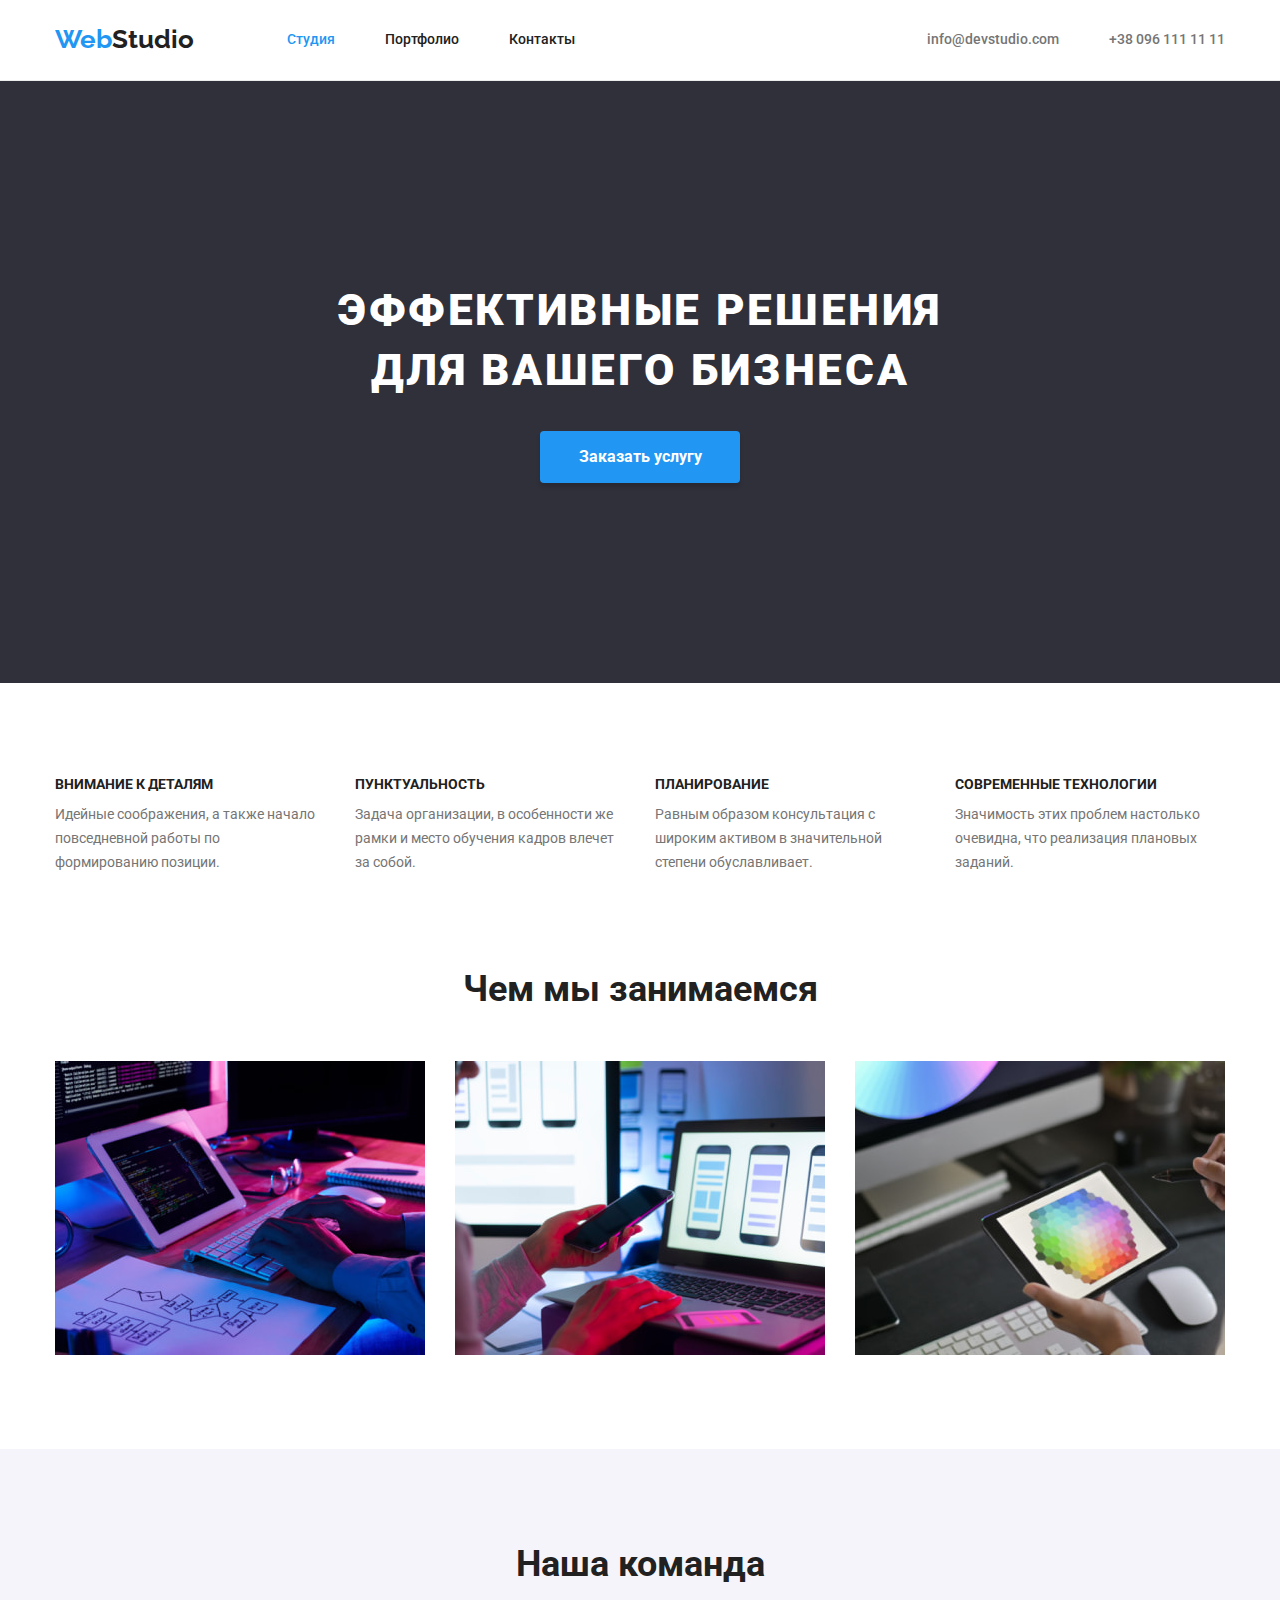
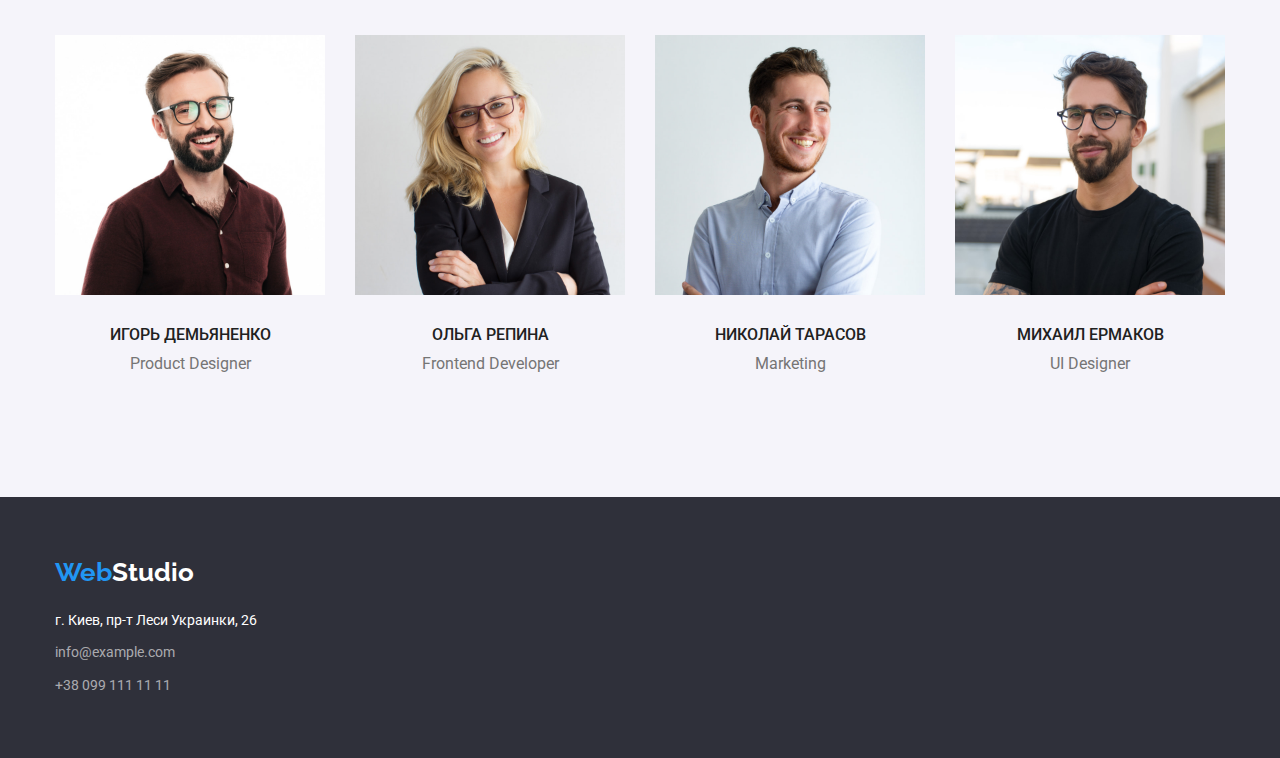
<file: index.html>
<!DOCTYPE html>
<html lang="ru">
  <head>
    <meta charset="UTF-8" />
    <meta http-equiv="X-UA-Compatible" content="IE=edge" />
    <meta name="viewport" content="width=device-width, initial-scale=1.0" />
    <title>Студия</title>
    <link rel="preconnect" href="https://fonts.googleapis.com" />
    <link rel="preconnect" href="https://fonts.gstatic.com" crossorigin />
    <link
      href="https://fonts.googleapis.com/css2?family=Raleway:wght@700&family=Roboto:wght@400;500;700;900&display=swap"
      rel="stylesheet"
    />
    <link
      rel="stylesheet"
      href="https://cdnjs.cloudflare.com/ajax/libs/modern-normalize/1.1.0/modern-normalize.min.css"
    />
    <link rel="stylesheet" href="./css/common.css" />
    <link rel="stylesheet" href="./css/studio.css" />
  </head>
  <body>
    <header class="header">
      <div class="container head-container">
        <nav class="main-nav">
          <a class="logo" href=""> Web<span class="logo-accent">Studio</span> </a>
          <ul class="site-nav list">
            <li class="item"><a href="" class="link current"> Студия </a></li>
            <li class="item"><a href="./portfolio.html" class="link"> Портфолио </a></li>
            <li class="item"><a href="" class="link"> Контакты </a></li>
          </ul>
        </nav>

        <ul class="auth-nav">
          <li class="item"><a href="info@devstudio.com" class="link">info@devstudio.com</a></li>
          <li class="item"><a href="tel:+380961111111" class="link">+38 096 111 11 11</a></li>
        </ul>
      </div>
    </header>
    <main>
      <!-- Блок герои -->
      <section class="section hero">
        <h1 class="hero-title">Эффективные решения для вашего бизнеса</h1>
        <button class="button primary" type="button">Заказать услугу</button>
      </section>
      <!-- Наши преимущества -->
      <section class="section features-section">
        <div class="container">
          <h2 class="section-title visually-hidden">Наши преимущества</h2>
          <ul class="benefit-list list">
            <li class="item">
              <h3 class="title">Внимание к деталям</h3>
              <p class="text">
                Идейные соображения, а также начало повседневной работы по формированию позиции.
              </p>
            </li>
            <li class="item">
              <h3 class="title">Пунктуальность</h3>
              <p class="text">
                Задача организации, в особенности же рамки и место обучения кадров влечет за собой.
              </p>
            </li>
            <li class="item">
              <h3 class="title">Планирование</h3>
              <p class="text">
                Равным образом консультация с широким активом в значительной степени обуславливает.
              </p>
            </li>
            <li class="item">
              <h3 class="title">Современные технологии</h3>
              <p class="text">
                Значимость этих проблем настолько очевидна, что реализация плановых заданий.
              </p>
            </li>
          </ul>
        </div>
      </section>
      <!-- Примеры наших работ -->
      <section class="section example-section">
        <div class="container">
          <h2 class="section-title">Чем мы занимаемся</h2>
          <ul class="example-list list">
            <li class="item">
              <img
                src="./images/examples/img-1.jpg"
                alt="Человек печатает на ноутбуке"
                width="370"
                height="294"
              />
            </li>

            <li class="item">
              <img
                src="./images/examples/img-2.jpg"
                alt="Человек с телефоном в руках за ноутбуком"
                width="370"
                height="294"
              />
            </li>

            <li class="item">
              <img
                src="./images/examples/img-3.jpg"
                alt="Человек работает на плаешете"
                width="370"
                height="294"
              />
            </li>
          </ul>
        </div>
      </section>
      <!-- Наша команда -->

      <section class="section team-section">
        <div class="container">
          <h2 class="section-title">Наша команда</h2>
          <ul class="team-list list">
            <li class="item">
              <img
                src="./images/team/igor.jpg"
                alt="Фото Игоря Демьяненко"
                width="270"
                height="260"
              />
              <div class="team-card">
                <h3 class="title">Игорь Демьяненко</h3>
                <p class="text" lang="en">Product Designer</p>
              </div>
            </li>

            <li class="item">
              <img src="./images/team/olga.jpg" alt="Фото Ольги Репиной" width="270" height="260" />
              <div class="team-card">
                <h3 class="title">Ольга Репина</h3>
                <p class="text" lang="en">Frontend Developer</p>
              </div>
            </li>

            <li class="item">
              <img
                src="./images/team/nikolay.jpg"
                alt="Фото Николая Тарасова"
                width="270"
                height="260"
              />
              <div class="team-card">
                <h3 class="title">Николай Тарасов</h3>
                <p class="text" lang="en">Marketing</p>
              </div>
            </li>

            <li class="item">
              <img
                src="./images/team/mikhail.jpg"
                alt="Фото Михаила Ермакова"
                width="270"
                height="260"
              />
              <div class="team-card">
                <h3 class="title">Михаил Ермаков</h3>
                <p class="text" lang="en">UI Designer</p>
              </div>
            </li>
          </ul>
        </div>
      </section>
    </main>
    <!-- Адресс и контакты -->
    <footer class="footer">
      <div class="container">
        <a class="logo" href="">Web<span class="logo-caption">Studio</span></a>
        <address class="adress">
          <p class="text">г. Киев, пр-т Леси Украинки, 26</p>
          <ul class="footer list">
            <li class="mail-footer">
              <a href="info@example.com" class="link">info@example.com</a>
            </li>
            <li class="mail-footer">
              <a href="tel:+380991111111" class="link">+38 099 111 11 11</a>
            </li>
          </ul>
        </address>
      </div>
    </footer>
  </body>
</html>
</file>
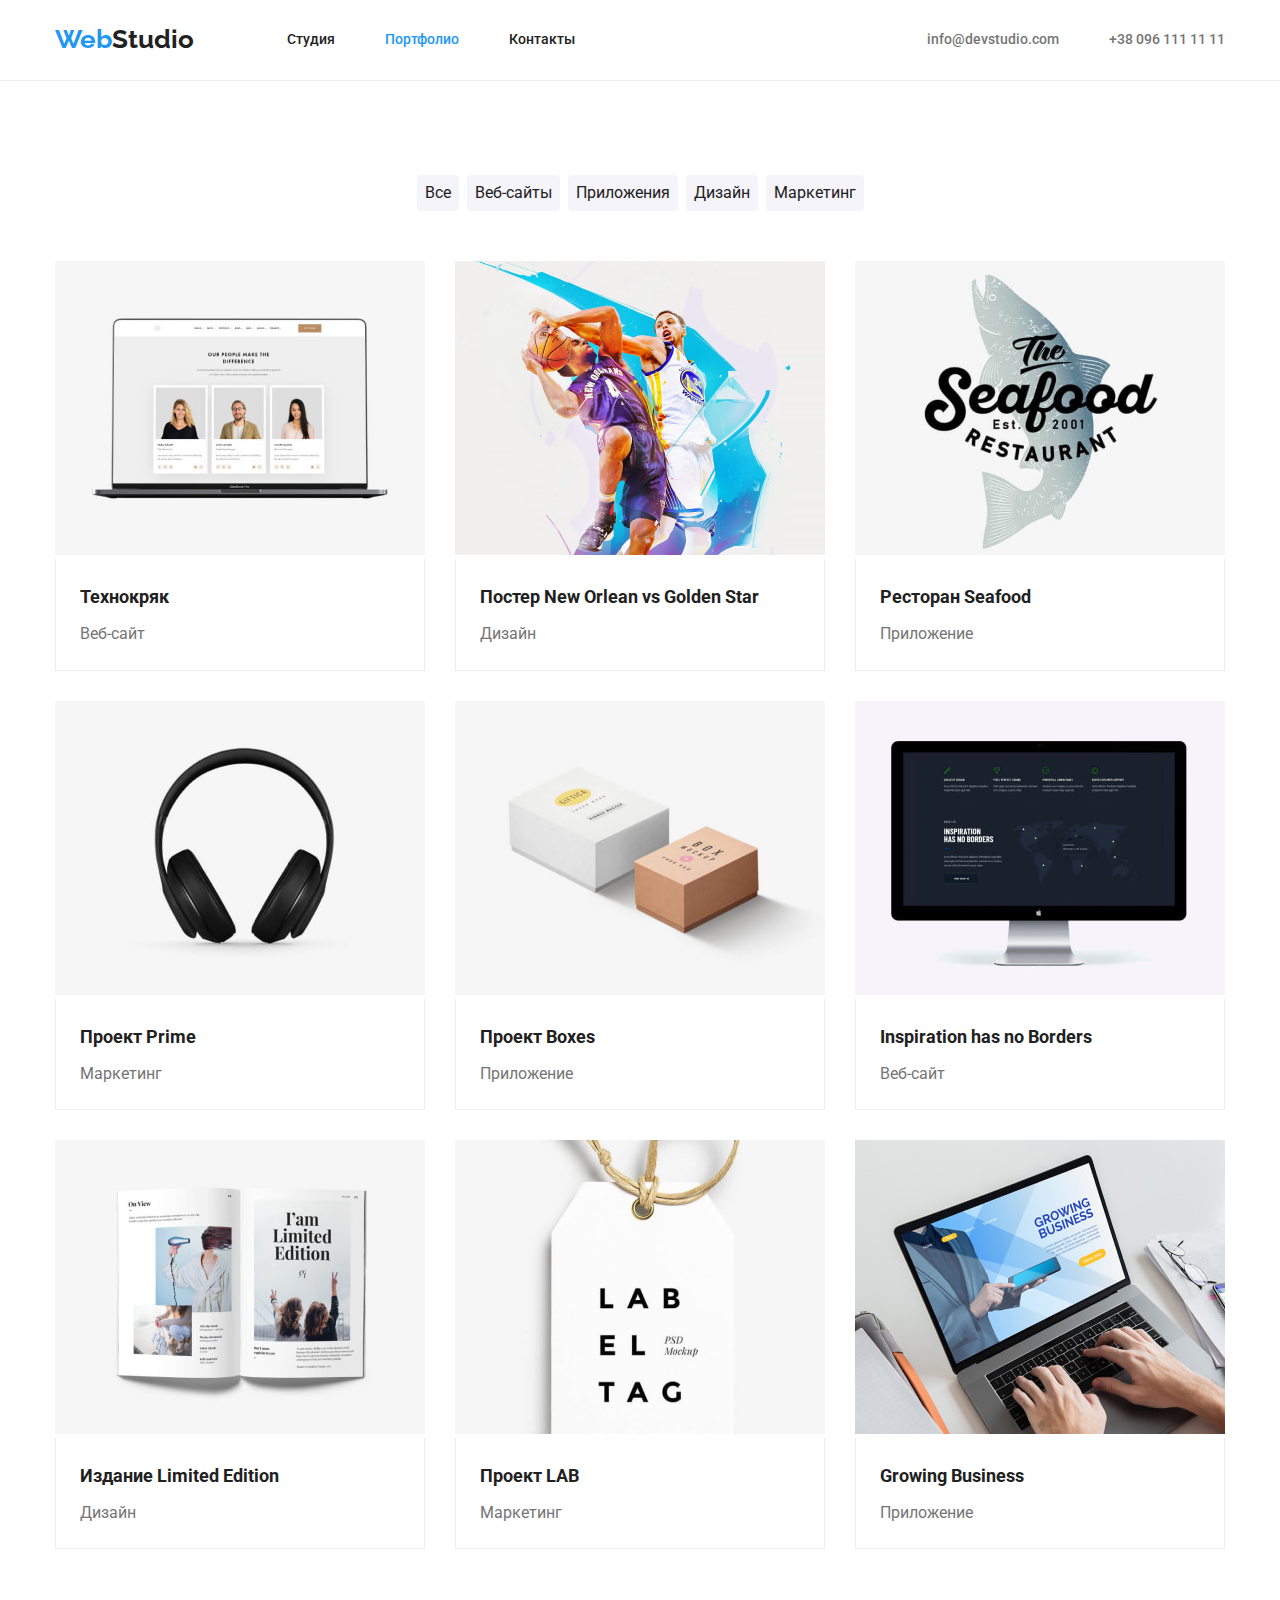
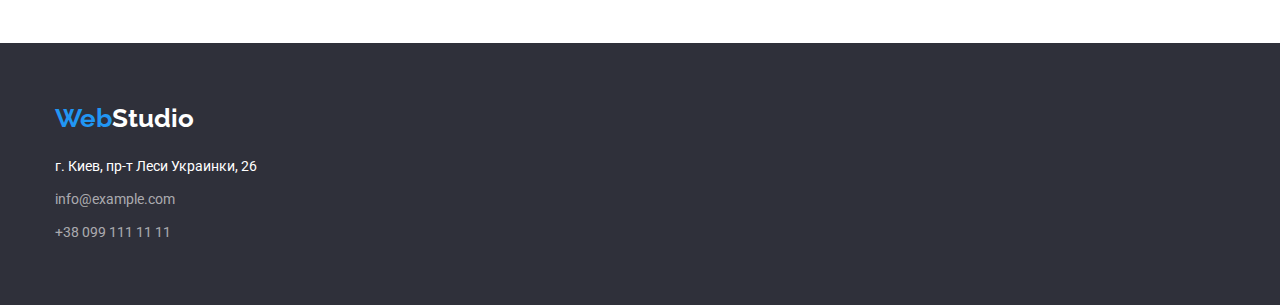
<file: portfolio.html>
<!DOCTYPE html>
<html lang="en">
  <head>
    <meta charset="UTF-8" />
    <meta http-equiv="X-UA-Compatible" content="IE=edge" />
    <meta name="viewport" content="width=device-width, initial-scale=1.0" />
    <title>Portfolio</title>
    <link rel="preconnect" href="https://fonts.googleapis.com" />
    <link rel="preconnect" href="https://fonts.gstatic.com" crossorigin />
    <link
      href="https://fonts.googleapis.com/css2?family=Raleway:wght@700&family=Roboto:wght@400;500;700;900&display=swap"
      rel="stylesheet"
    />
    <link
      rel="stylesheet"
      href="https://cdnjs.cloudflare.com/ajax/libs/modern-normalize/1.1.0/modern-normalize.min.css"
    />
    <link rel="stylesheet" href="./css/common.css" />
    <link rel="stylesheet" href="./css/portfolio.css" />
  </head>
  <body>
    <header class="header">
      <div class="container head-container">
        <nav class="main-nav">
          <a class="logo" href=""> Web<span class="logo-accent">Studio</span> </a>
          <ul class="site-nav list">
            <li class="item"><a href="./index.html" class="link"> Студия </a></li>
            <li class="item"><a href="" class="link current"> Портфолио </a></li>
            <li class="item"><a href="" class="link"> Контакты </a></li>
          </ul>
        </nav>

        <ul class="auth-nav">
          <li class="item"><a href="info@devstudio.com" class="link">info@devstudio.com</a></li>
          <li class="item"><a href="tel:+380961111111" class="link">+38 096 111 11 11</a></li>
        </ul>
      </div>
    </header>
    <main>
      <!-- Портфолио  -->
      <section class="section">
        <div class="container">
          <h1 class="visually-hidden">Портфолио</h1>
          <!-- Кнопки -->
          <ul class="list button-list">
            <li class="item"><button class="button" type="button">Все</button></li>
            <li class="item"><button class="button" type="button">Веб-сайты</button></li>
            <li class="item"><button class="button" type="button">Приложения</button></li>
            <li class="item"><button class="button" type="button">Дизайн</button></li>
            <li class="item"><button class="button" type="button">Маркетинг</button></li>
          </ul>
          <!-- Галерея -->
          <ul class="list gallery">
            <li class="item">
              <a class="list-link" href="">
                <img
                  src="./images/portfolio/crack.jpg"
                  alt="ноутбук с изображением сайта"
                  width="370"
                  height="294"
                />
                <div class="card-title">
                  <h2 class="title">Технокряк</h2>
                  <p class="text">Веб-сайт</p>
                </div>
              </a>
            </li>
            <li class="item">
              <a class="list-link" href="">
                <img
                  src="./images/portfolio/poster.jpg"
                  alt="два баскеболиста"
                  width="370"
                  height="294"
                />
                <div class="card-title">
                  <h2 class="title">Постер New Orlean vs Golden Star</h2>
                  <p class="text">Дизайн</p>
                </div>
              </a>
            </li>
            <li class="item">
              <a class="list-link" href="">
                <img
                  src="./images/portfolio/restaurant.jpg"
                  alt="логотип ресторана"
                  width="370"
                  height="294"
                />
                <div class="card-title">
                  <h2 class="title">Ресторан Seafood</h2>
                  <p class="text">Приложение</p>
                </div>
              </a>
            </li>
            <li class="item">
              <a class="list-link" href="">
                <img
                  src="./images/portfolio/prime-project.jpg"
                  alt="наушники"
                  width="370"
                  height="294"
                />
                <div class="card-title">
                  <h2 class="title">Проект Prime</h2>
                  <p class="text">Маркетинг</p>
                </div>
              </a>
            </li>
            <li class="item">
              <a class="list-link" href="">
                <img
                  src="./images/portfolio/project-box.jpg"
                  alt="коробки"
                  width="370"
                  height="294"
                />
                <div class="card-title">
                  <h2 class="title">Проект Boxes</h2>
                  <p class="text">Приложение</p>
                </div>
              </a>
            </li>
            <li class="item">
              <a class="list-link" href="">
                <img
                  src="./images/portfolio/inspiration.jpg"
                  alt="монитор"
                  width="370"
                  height="294"
                />
                <div class="card-title">
                  <h2 class="title">Inspiration has no Borders</h2>
                  <p class="text">Веб-сайт</p>
                </div>
              </a>
            </li>
            <li class="item">
              <a class="list-link" href="">
                <img src="./images/portfolio/edition.jpg" alt="книга" width="370" height="294" />
                <div class="card-title">
                  <h2 class="title">Издание Limited Edition</h2>
                  <p class="text">Дизайн</p>
                </div>
              </a>
            </li>
            <li class="item">
              <a class="list-link" href="">
                <img
                  src="./images/portfolio/lab-project.jpg"
                  alt="табличка"
                  width="370"
                  height="294"
                />
                <div class="card-title">
                  <h2 class="title">Проект LAB</h2>
                  <p class="text">Маркетинг</p>
                </div>
              </a>
            </li>
            <li class="item">
              <a class="list-link" href="">
                <img
                  src="./images/portfolio/growing-business.jpg"
                  alt="ноутбук"
                  width="370"
                  height="294"
                />
                <div class="card-title">
                  <h2 class="title">Growing Business</h2>
                  <p class="text">Приложение</p>
                </div>
              </a>
            </li>
          </ul>
        </div>
      </section>
    </main>
    <!-- Адресс и контакты -->
    <footer class="footer">
      <div class="container">
        <a class="logo" href="">Web<span class="logo-caption">Studio</span></a>
        <address class="adress">
          <p class="text">г. Киев, пр-т Леси Украинки, 26</p>
          <ul class="footer list">
            <li class="mail-footer">
              <a href="info@example.com" class="link">info@example.com</a>
            </li>
            <li class="mail-footer">
              <a href="tel:+380991111111" class="link">+38 099 111 11 11</a>
            </li>
          </ul>
        </address>
      </div>
    </footer>
  </body>
</html>
</file>
<file: css/common.css>
:root {
    --primary-text-color: #757575;
    --title-text-color: #212121;
    --accent-color: #2196F3;
    --secondary-text-color: #FFFFFF;
    --primary-button-color: #ffffff;
    --background-color: #FFFFFF;
    --background-secondary: #F5F4FA;
    --background-color-hero-footer: #2F303A;
    --border-color: #eeeeee;
}


body {
    background-color: var(--background-color);
    color: var(--primary-text-color);
    font-family: 'Roboto', sans-serif;
}

.visually-hidden {
    position: absolute;
    width: 1px;
    height: 1px;
    margin: -1px;
    border: 0;
    padding: 0;
    white-space: nowrap;
    clip-path: inset(100%);
    clip: rect(0 0 0 0);
    overflow: hidden;
}

/* Container */
.container {
    margin-left: auto;
    margin-right: auto;
    width: 1200px;
    padding-right: 15px;
    padding-left: 15px;
    
}

h1,
h2,
h3,
h4,
h5,
h6,
p {
    margin-top: 0;
    margin-bottom: 0;
}



/* Логотип шапка */
.logo {
    margin-right: 93px;

    color: var(--accent-color);
    font-family: 'Raleway', sans-serif;
    font-weight: 700;
    font-size: 26px;
    line-height: 1.2;
    text-decoration: none;
   
}
.logo-accent {
    color: var(--title-text-color)
}

.logo:focus {
    color: var(--title-text-color);
}

/* head-container */

.header{
    border-bottom: 1px solid #ECECEC;
}
.head-container {
    display: flex;
    
}
.main-nav{
    display: flex;
    align-items: center;
}


/* Навигация сайта */

.site-nav{
    display: flex;
}
.site-nav .item:not(:last-child){
    margin-right: 50px;
}
.site-nav .link, .auth-nav .link  {

    display: block;
    padding-top: 32px;
    padding-bottom: 32px;   

    font-weight: 500;
    font-size: 14px;
    line-height: 1.14;
    text-decoration: none;
    
}
.site-nav .link{
    color: var(--title-text-color);
}

.site-nav .link:hover,
.site-nav .link:focus {
    color: var(--accent-color);
}

.site-nav .link.current {
    color: var(--accent-color);
}


/* телефон и e-mail */ 


.auth-nav{
    display: flex;
    margin-left: auto;
    margin-top: 0px;
    margin-bottom: 0px;
    padding: 0px;
    
    list-style: none;
}
.auth-nav .item + .item{
    margin-left: 50px;
}


.auth-nav .link{
color: var(--primary-text-color);
}

.auth-nav .link:hover,
.auth-nav .link:focus {
    color: var(--accent-color)
}






/* Footer */
.footer {
    background-color: var(--background-color-hero-footer);
    font-size: 14px;
    line-height: 1.7;
    padding-top: 60px;
    padding-bottom: 60px;

}
.footer .logo{
    margin-right: 0px;
}

.logo-caption {
    color: var(--secondary-text-color);
}
.footer .logo:focus{
    color: var(--secondary-text-color);
}

.footer .link{
    color:rgba(255, 255, 255, 0.6); 
    text-decoration: none;
}
.footer .link:hover, .footer .link:focus{
    color:var(--hero-text-color)
}
.footer .text{
    color: var(--hero-text-color);
}
.adress{
    font-style: normal;
}
.adress{
    margin-top: 20px;
}
.adress .text{
    margin-bottom: 9px;
    color: var(--secondary-text-color);
}
.mail-footer:not(:last-child){
    margin-bottom: 9px;
}
</file>
<file: css/studio.css>
.list{
    list-style: none;
    margin: 0;
    padding: 0;
}
img{
    display: block;
}

/* Герой */
.hero-title{
    margin-left: auto;
    margin-right: auto;
    margin-bottom: 30px;
    width: 696px;

    color:var(--secondary-text-color);
    background-color: var(--background-color-hero-footer);
    font-weight: 900;
    font-size: 44px;
    line-height: 1.36;
    text-transform: uppercase;
    letter-spacing: 0.06em;
}

.hero{
    text-align: center;
    padding-top: 200px;
    padding-bottom: 200px;

    background-color: var(--background-color-hero-footer);
}

.name-hidden{
    visibility: hidden;
}

/* Секции кроме героя */
.features-section {
    padding-top: 94px;
}
.example-section,
.team-section{
    padding-top: 94px;
    padding-bottom: 94px;
}

/* Название секций */
.section-title{
    margin-bottom: 50px;

    color:var(--title-text-color);
    font-size: 36px;
    line-height: 1.17;
    text-align: center;
   

}
.section .title{
    margin-bottom: 10px;

    color: var(--title-text-color);
    font-size: 14px;
    line-height: 1.14;
    text-transform: uppercase;
    

}
.section .text{
    font-size: 14px;
    line-height: 1.71;
}


/* преимущества список */

.benefit-list {
    display: flex;
    flex-wrap: wrap;
}

.benefit-list .item {
    width: 270px;
    margin-right: 30px;
}

.benefit-list .item:nth-child(4n){
    margin-right: 0px;;
}

.benefit-list .title{
    color:var(--title-text-color);
}
.benefit-list .text{
    color: var(--primary-text-color);
}
/* наша команда */

.team-list{
    display: flex;
}
.team-list .item +.item{
    margin-left: 30px;
}
.team-list .title{
    color:var(--title-text-color);
    font-weight: 500;
    font-size: 16px;
    line-height: 1.19;  
    text-align: center;

}
.team-list .text {
    color: var(--primary-text-color);
    font-size: 16px;
    line-height: 1.19;
    text-align: center;
    
}
.team-section{
    background-color: var(--background-secondary)
}

.team-card{
    padding-top: 30px;
    padding-bottom: 30px;
}




/* кнопка заказать услугу */
.button{
    display: inline-block;
    padding: 10px 32px;
    min-width: 200px;
    border-radius: 4px;
    border: 1px solid transparent;
    
    background-color:var(--primary-button-color) ;
    color: var(--primary-text-color);
    font-family: inherit;
    font-weight: 700;
    font-size: 16px;
    line-height: 1.88;
    cursor: pointer;
    box-shadow: 0px 4px 4px rgba(0, 0, 0, 0.15);
    
}
.button.primary{
background-color: var(--accent-color);
color: var(--primary-button-color);
}
/* Примеры работ */

.example-list{
    display: flex;
}
.example-list .item + .item{
    margin-left: 30px;
}
</file>
<file: css/portfolio.css>
.list{
    list-style: none;
    padding: 0;
    margin: 0;

   
}

/* Section */

.section{
    padding-top: 94px;
    padding-bottom: 94px;
}

/* Список кнопок */

.section .button{
    color: var(--title-text-color);
    background-color: var(--background-secondary);
    font-family: inherit;
    font-size: 16px;
    line-height: 1.88;
    cursor: pointer;
    border-radius: 4px;
    border-color: transparent;
}
.section .button:hover, .section .button:focus{
    color: var(--primary-button-color);
    background-color: var(--accent-color);
    box-shadow: 0px 3px 1px rgba(0, 0, 0, 0.1), 0px 1px 2px rgba(0, 0, 0, 0.08), 0px 2px 2px rgba(0, 0, 0, 0.12);
}
.button-list{
    margin-bottom: 50px;
    display: flex;
    justify-content: center;
}
.button-list .item + .item{
    margin-left: 8px;
}

/* Галерея */
.gallery{
    display: flex;
    flex-wrap: wrap;
}

.list .title{
    color: var(--title-text-color);
    font-size: 18px;
    line-height: 2;

}
.list .text{
    color: var(--primary-text-color);
    font-size: 16px;
    line-height: 1.88;
}
.list-link{
    text-decoration: none;
}
.gallery .item{
    margin-right: 30px;
    margin-bottom: 30px;
}
.gallery .item:nth-child(3n){
    margin-right: 0px;
}
.gallery .item:nth-last-child(-n+3){
    margin-bottom: 0px;
}

/* card-title */

.card-title{
    
    padding-top: 20px;
    padding-bottom: 20px;
    padding-left: 24px;
    padding-right: 24px;

    border-bottom-style: solid;
    border-bottom-color:var(--border-color);
    border-bottom-width: 1px;

    border-left-style: solid;
    border-left-color:var(--border-color);
    border-left-width: 1px;

    border-right-style: solid;
    border-right-color: var(--border-color);
    border-right-width: 1px;

    
}
.card-title .title{
    margin-bottom: 4px;
}

.name-hidden{
    visibility: hidden;
}
</file>
